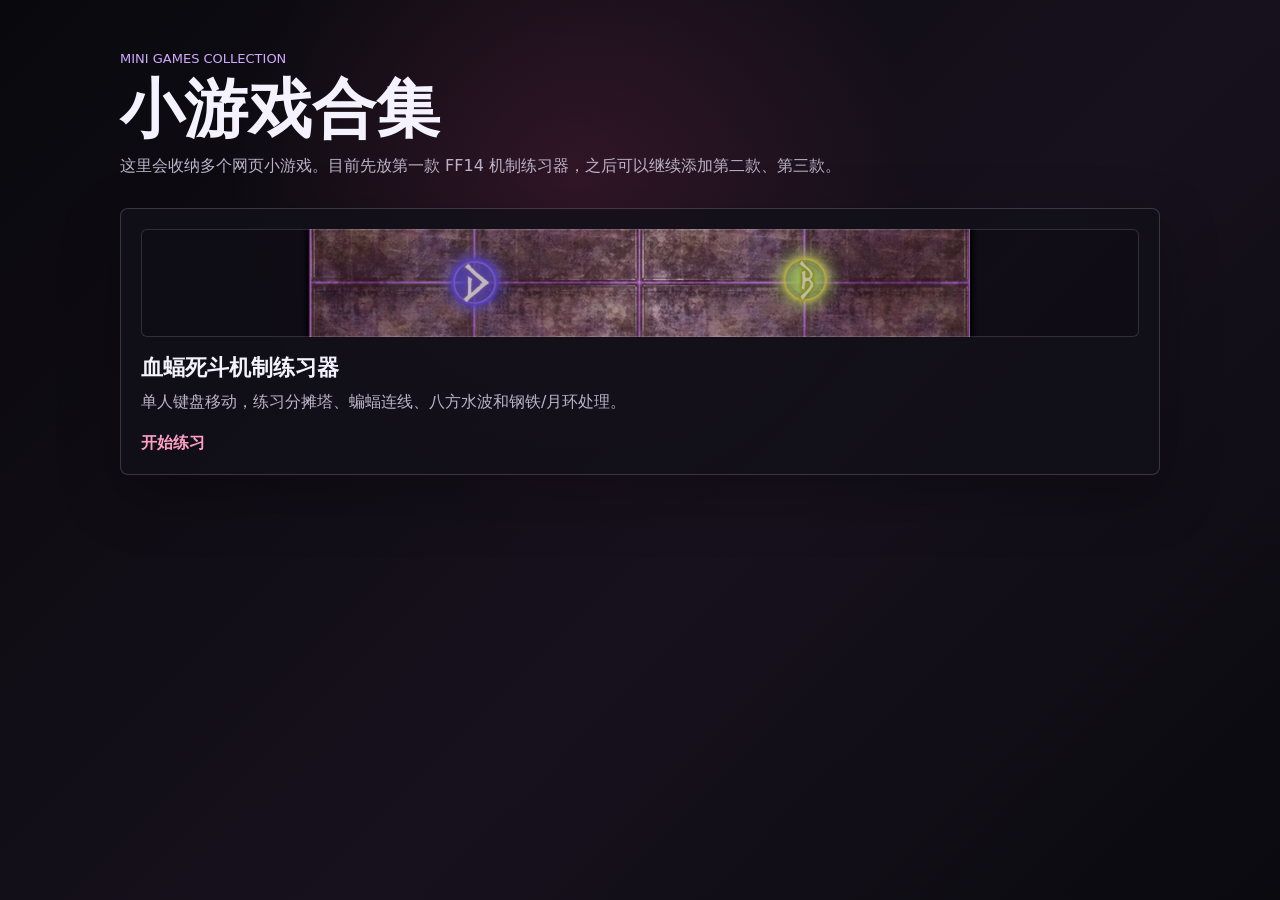
<file: index.html>
<!doctype html>
<html lang="zh-CN">
<head>
  <meta charset="UTF-8" />
  <meta name="viewport" content="width=device-width, initial-scale=1.0" />
  <title>小游戏合集</title>
  <style>
    :root{color-scheme:dark;font-family:Inter,"Microsoft YaHei",system-ui,sans-serif;background:#09090d;color:#f5f2ff}*{box-sizing:border-box}body{margin:0;min-height:100vh;background:radial-gradient(circle at 45% 20%,rgba(191,58,114,.18),transparent 34%),linear-gradient(135deg,#09090d,#17111d 58%,#0a0a0f)}main{width:min(1040px,calc(100% - 32px));margin:0 auto;padding:48px 0}.eyebrow{margin:0 0 8px;color:#d0a9ff;font-size:13px;text-transform:uppercase}h1{margin:0 0 12px;font-size:clamp(34px,6vw,64px);line-height:1}p{margin:0;color:#bcb3ca;line-height:1.65}.game-grid{display:grid;grid-template-columns:repeat(auto-fit,minmax(260px,1fr));gap:16px;margin-top:28px}.game-card{display:grid;min-height:210px;padding:20px;border:1px solid rgba(232,202,255,.2);border-radius:8px;color:inherit;text-decoration:none;background:rgba(18,16,25,.82);box-shadow:0 20px 60px rgba(0,0,0,.28)}.game-card:hover{border-color:rgba(255,119,170,.7);background:rgba(31,20,35,.9)}.thumb{min-height:108px;border:1px solid rgba(255,255,255,.14);border-radius:6px;background:linear-gradient(rgba(10,8,14,.28),rgba(10,8,14,.28)),url("./game-1/assets/M9S-MAP.png") center/cover}h2{margin:16px 0 6px;font-size:22px}.meta{margin-top:auto;padding-top:18px;color:#ff9fc4;font-weight:700}
  </style>
</head>
<body>
  <main>
    <header>
      <p class="eyebrow">Mini Games Collection</p>
      <h1>小游戏合集</h1>
      <p>这里会收纳多个网页小游戏。目前先放第一款 FF14 机制练习器，之后可以继续添加第二款、第三款。</p>
    </header>
    <section class="game-grid" aria-label="小游戏列表">
      <a class="game-card" href="./game-1/">
        <div class="thumb" aria-hidden="true"></div>
        <h2>血蝠死斗机制练习器</h2>
        <p>单人键盘移动，练习分摊塔、蝙蝠连线、八方水波和钢铁/月环处理。</p>
        <span class="meta">开始练习</span>
      </a>
    </section>
  </main>
</body>
</html>
</file>
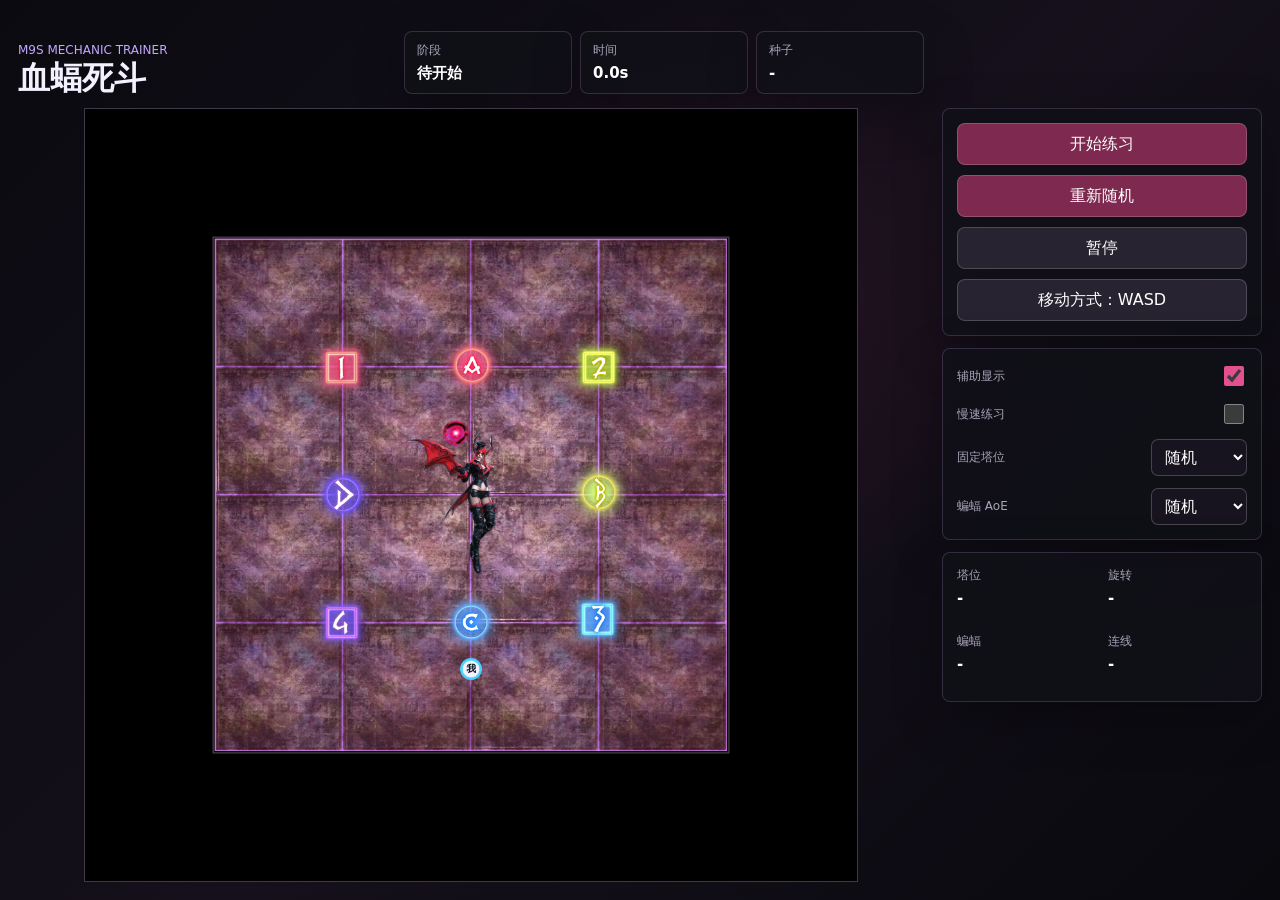
<file: game-1/index.html>
<!doctype html>
<html lang="zh-CN">
<head>
  <meta charset="UTF-8" />
  <meta name="viewport" content="width=device-width, initial-scale=1.0" />
  <title>血蝠死斗机制练习器</title>
  <link rel="stylesheet" href="./style.css" />
</head>
<body>
  <main class="app">
    <section class="play">
      <header class="topbar">
        <div><p class="eyebrow">M9S Mechanic Trainer</p><h1>血蝠死斗</h1></div>
        <div class="status-grid">
          <div><span>阶段</span><strong id="phaseText">待开始</strong></div>
          <div><span>时间</span><strong id="timeText">0.0s</strong></div>
          <div><span>种子</span><strong id="seedText">-</strong></div>
        </div>
      </header>
      <div class="arena-wrap">
        <canvas id="arena" width="1200" height="1200" aria-label="血蝠死斗练习场"></canvas>
        <div class="result-panel hidden" id="resultPanel">
          <p id="resultKicker">失败</p><h2 id="resultTitle">机制失败</h2><span id="resultReason">原因</span><button type="button" id="resultRestart">重开</button>
        </div>
      </div>
    </section>
    <aside class="side">
      <div class="panel controls"><button type="button" id="startBtn">开始练习</button><button type="button" id="restartBtn">重新随机</button><button type="button" id="pauseBtn">暂停</button><button type="button" id="moveModeBtn">移动方式：WASD</button></div>
      <div class="panel settings">
        <label><span>辅助显示</span><input type="checkbox" id="assistToggle" checked /></label>
        <label><span>慢速练习</span><input type="checkbox" id="slowToggle" /></label>
        <label><span>固定塔位</span><select id="towerSelect"><option value="random">随机</option><option value="A">A</option><option value="B">B</option><option value="C">C</option><option value="D">D</option></select></label>
        <label><span>蝙蝠 AoE</span><select id="aoeSelect"><option value="random">随机</option><option value="iron">钢铁</option><option value="donut">月环</option></select></label>
      </div>
      <div class="panel readout">
        <div><span>塔位</span><strong id="towerText">-</strong></div><div><span>旋转</span><strong id="directionText">-</strong></div><div><span>蝙蝠</span><strong id="aoeText">-</strong></div><div><span>连线</span><strong id="linkText">-</strong></div>
      </div>
    </aside>
  </main>
  <script src="./script.js"></script>
</body>
</html>
</file>
<file: game-1/style.css>
:root{color-scheme:dark;font-family:Inter,"Microsoft YaHei",system-ui,sans-serif;background:#08080c;color:#f4f1ff}*{box-sizing:border-box}html,body{margin:0;min-height:100%}body{overflow:hidden}button,select,input{font:inherit}.app{display:grid;grid-template-columns:minmax(0,1fr) 320px;gap:18px;height:100vh;padding:18px;background:radial-gradient(circle at 55% 35%,rgba(130,31,70,.18),transparent 35%),linear-gradient(135deg,#0a0a10,#15101b 52%,#09090e)}.play{min-width:0;display:grid;grid-template-rows:auto minmax(0,1fr);gap:14px}.topbar{display:flex;align-items:end;justify-content:space-between;gap:18px;min-height:76px}.eyebrow{margin:0 0 5px;color:#c4a7ff;font-size:12px;text-transform:uppercase}h1{margin:0;font-size:32px;line-height:1}.status-grid{display:grid;grid-template-columns:repeat(3,minmax(110px,1fr));gap:8px;width:min(520px,52vw)}.status-grid div,.panel,.result-panel{border:1px solid rgba(216,180,254,.18);background:rgba(17,16,24,.82);box-shadow:0 16px 50px rgba(0,0,0,.28)}.status-grid div{min-height:56px;padding:10px 12px;border-radius:8px}span{display:block;color:#aaa4b9;font-size:12px}strong{display:block;margin-top:5px;color:#fff;font-size:15px;font-weight:700}.arena-wrap{position:relative;display:grid;place-items:center;min-height:0}canvas{display:block;width:min(100%,calc(100vh - 126px));aspect-ratio:1;height:auto;border:1px solid rgba(232,202,255,.28);background:#000;touch-action:none}.side{display:flex;flex-direction:column;gap:12px;padding-top:90px}.panel{border-radius:8px;padding:14px}.controls{display:grid;gap:10px}button{min-height:42px;border:1px solid rgba(255,255,255,.18);border-radius:8px;color:#fff;background:#7e294f;cursor:pointer}button:hover{background:#99345e}#pauseBtn,#moveModeBtn{background:#282331}.settings{display:grid;gap:12px}label{display:grid;grid-template-columns:1fr auto;align-items:center;gap:12px}select{min-width:96px;border:1px solid rgba(255,255,255,.2);border-radius:7px;padding:7px 9px;color:#fff;background:#17141f}input[type=checkbox]{width:20px;height:20px;accent-color:#e44f8f}.readout{display:grid;grid-template-columns:1fr 1fr;gap:12px}.readout div{min-height:54px}.result-panel{position:absolute;width:min(360px,86%);padding:20px;border-radius:8px;text-align:center}.result-panel.hidden{display:none}.result-panel p{margin:0 0 5px;color:#ff8bb9;font-size:13px}.result-panel h2{margin:0 0 10px;font-size:28px}.result-panel span{min-height:36px;margin-bottom:14px;color:#ded8ec;font-size:14px}@media(max-width:980px){body{overflow:auto}.app{grid-template-columns:1fr;height:auto;min-height:100vh}.topbar{align-items:start;flex-direction:column}.status-grid{width:100%;grid-template-columns:1fr 1fr 1fr}canvas{width:min(100%,calc(100vh - 240px))}.side{padding-top:0;display:grid;grid-template-columns:repeat(3,1fr)}}@media(max-width:720px){.app{padding:12px}.status-grid,.side{grid-template-columns:1fr}}
</file>
